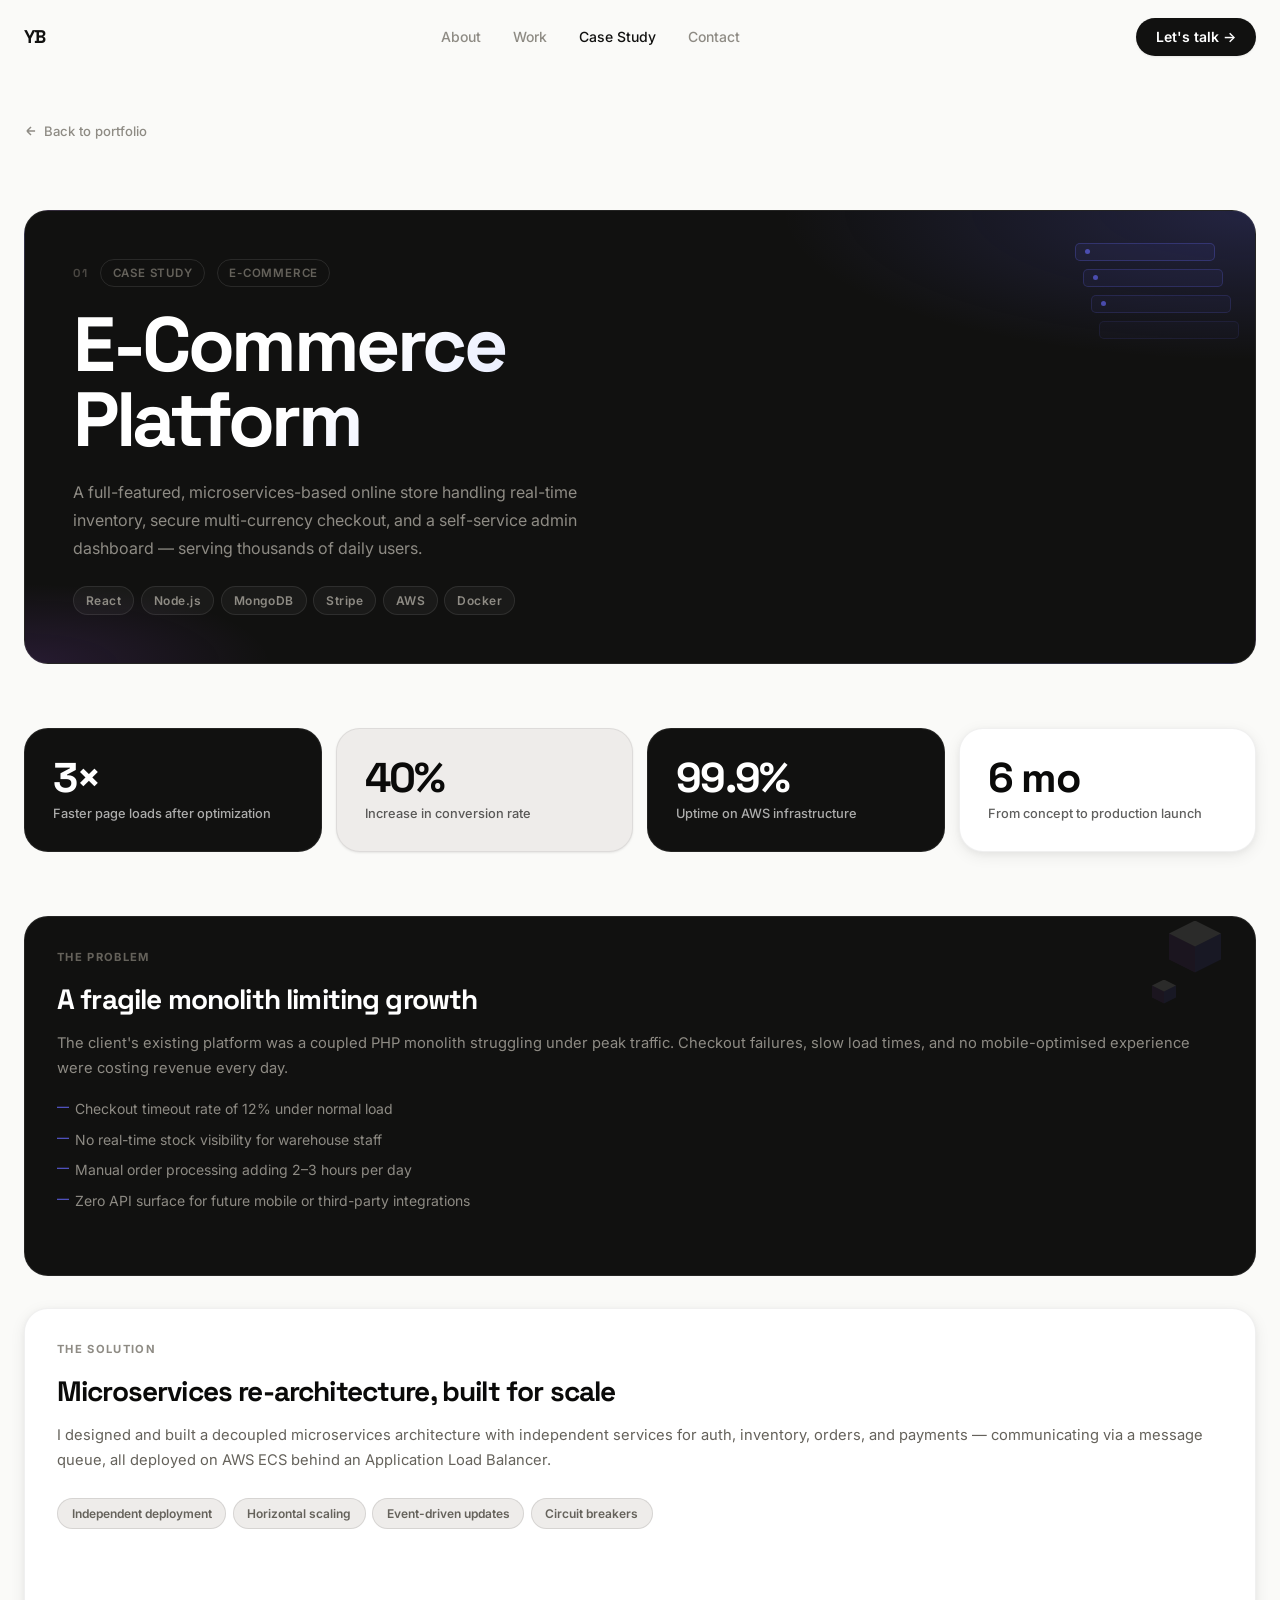
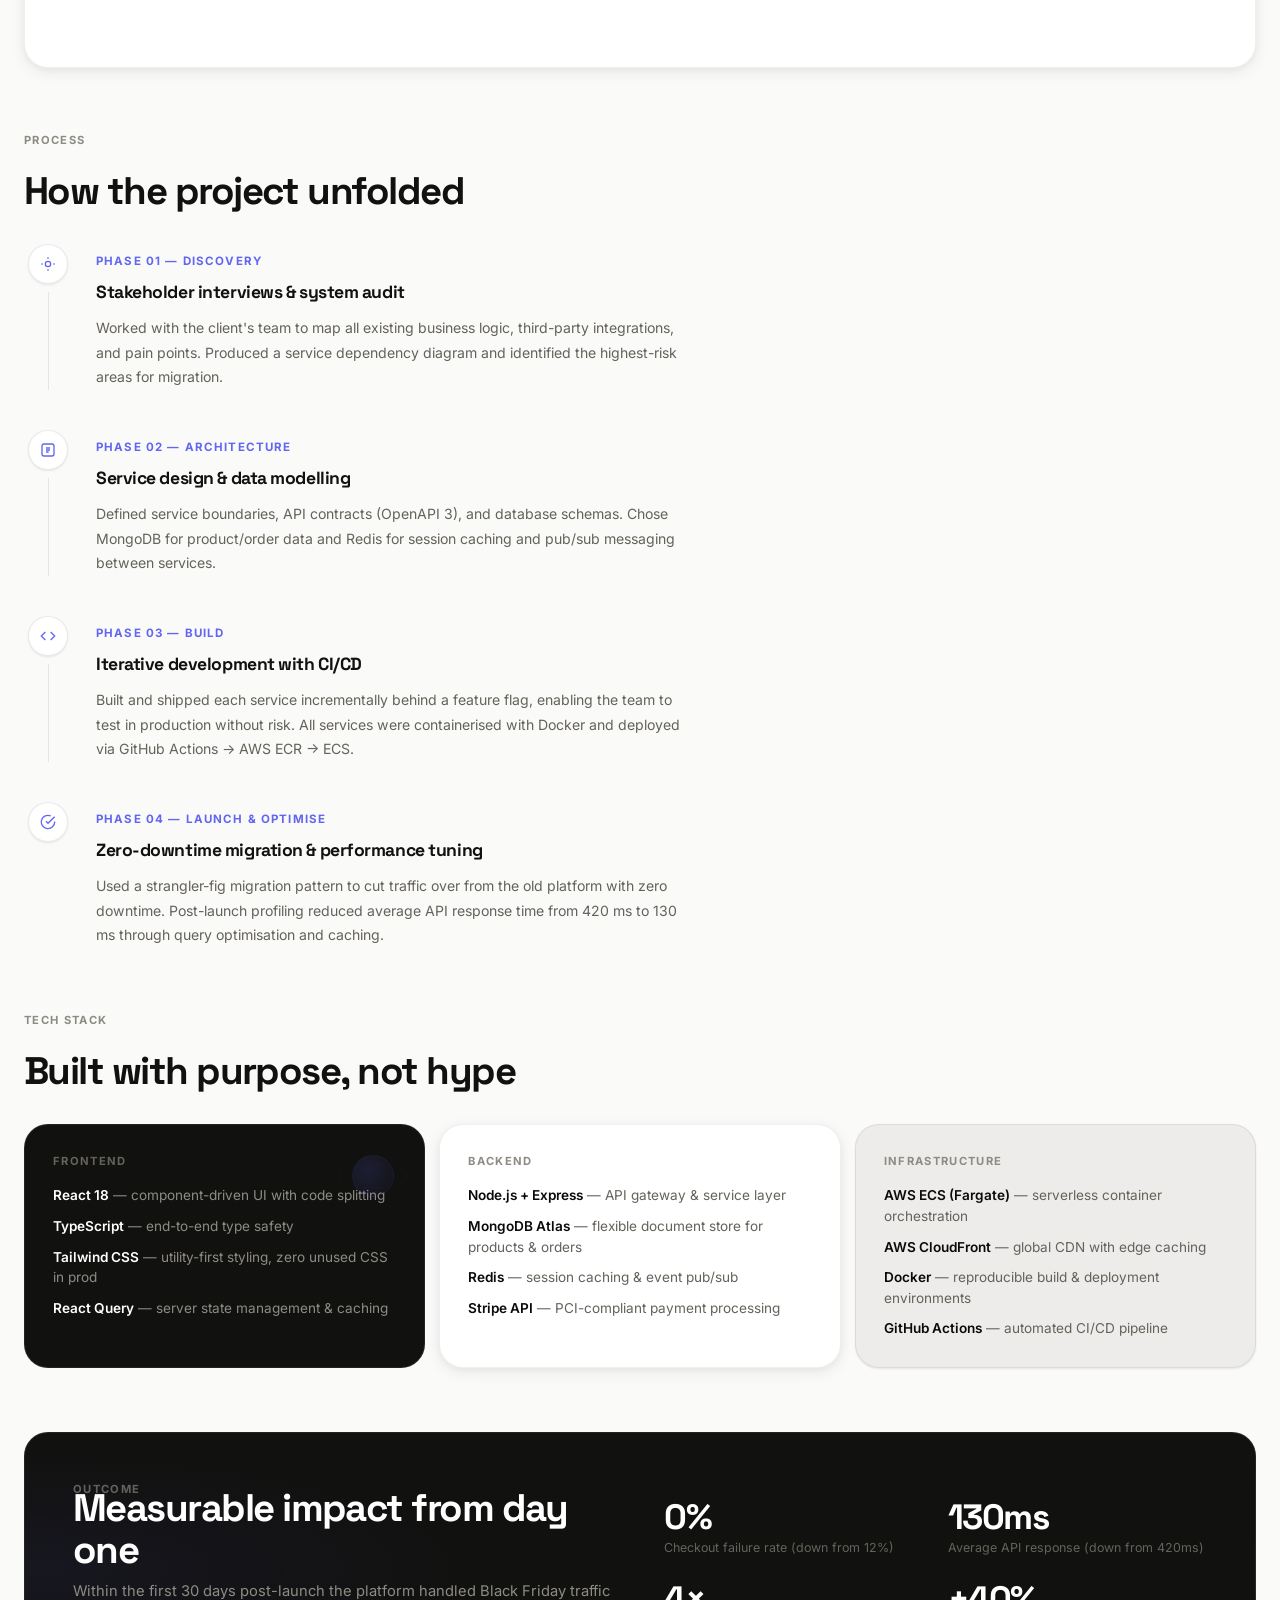
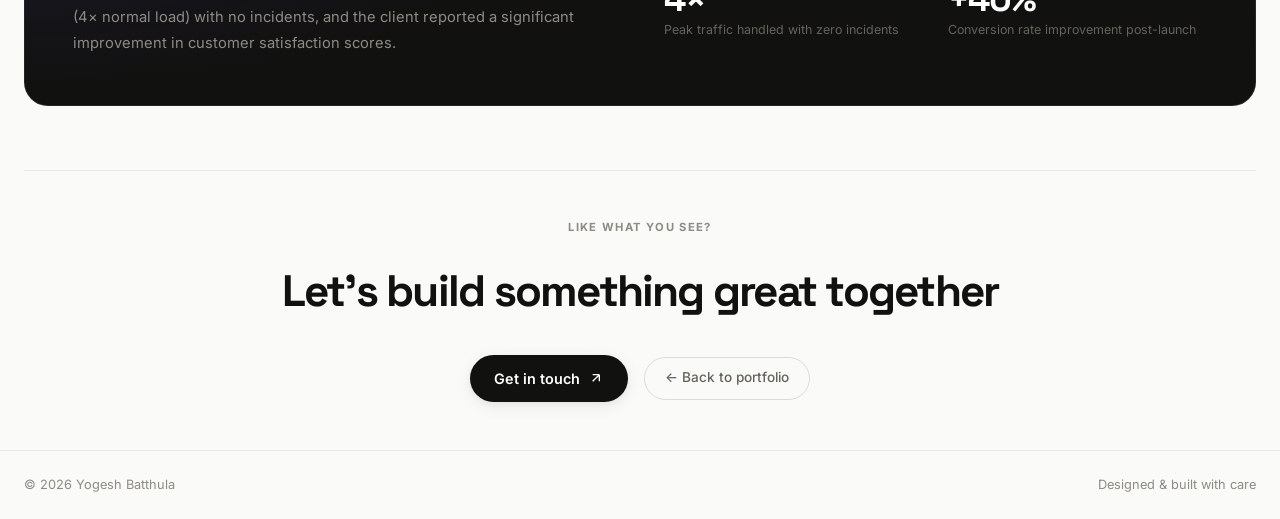
<file: case-study.html>
<!DOCTYPE html>
<html lang="en">
<head>
  <meta charset="UTF-8" />
  <meta name="viewport" content="width=device-width, initial-scale=1.0" />
  <meta name="description" content="E-Commerce Platform — Case Study by Yogesh Batthula" />
  <title>E-Commerce Platform · Case Study — Yogesh Batthula</title>
  <link rel="stylesheet" href="styles.css" />
  <link rel="preconnect" href="https://fonts.googleapis.com" />
  <link rel="preconnect" href="https://fonts.gstatic.com" crossorigin />
  <link href="https://fonts.googleapis.com/css2?family=Space+Grotesk:wght@300;400;500;600;700&family=Inter:wght@300;400;500;600;700&display=swap" rel="stylesheet" />
</head>
<body class="cs-page">

  <!-- ===== NAV ===== -->
  <nav class="nav" id="nav">
    <div class="nav-inner">
      <a href="index.html" class="nav-brand">YB</a>
      <button class="nav-toggle" id="navToggle" aria-label="Toggle navigation" aria-expanded="false">
        <span></span><span></span><span></span>
      </button>
      <ul class="nav-links" id="navMenu">
        <li><a href="index.html#about"   class="nav-link">About</a></li>
        <li><a href="index.html#work"    class="nav-link">Work</a></li>
        <li><a href="case-study.html"    class="nav-link nav-link--active">Case Study</a></li>
        <li><a href="index.html#contact" class="nav-link">Contact</a></li>
      </ul>
      <a href="mailto:yogeshbatthula19@gmail.com" class="nav-cta">Let's talk →</a>
    </div>
  </nav>

  <!-- ===== CASE STUDY CONTENT ===== -->
  <main class="cs-main">

    <!-- BACK LINK -->
    <div class="cs-breadcrumb">
      <a href="index.html" class="cs-back">
        <svg viewBox="0 0 24 24" width="14" height="14" fill="none" stroke="currentColor" stroke-width="2.5" aria-hidden="true"><path d="M19 12H5M5 12l7 7M5 12l7-7"/></svg>
        Back to portfolio
      </a>
    </div>

    <!-- PROJECT HERO -->
    <section class="cs-hero">
      <!-- 3D illustration: stacked layers -->
      <div class="cs-hero-3d" aria-hidden="true">
        <div class="layers-illus">
          <div class="layer layer-1"></div>
          <div class="layer layer-2"></div>
          <div class="layer layer-3"></div>
          <div class="layer layer-4"></div>
          <div class="layer-dot ld-1"></div>
          <div class="layer-dot ld-2"></div>
          <div class="layer-dot ld-3"></div>
        </div>
      </div>
      <div class="cs-hero-content">
        <div class="cs-meta-row">
          <span class="cs-num">01</span>
          <span class="cs-badge">Case Study</span>
          <span class="cs-badge cs-badge--outline">E-Commerce</span>
        </div>
        <h1 class="cs-title">E-Commerce<br/>Platform</h1>
        <p class="cs-subtitle">
          A full-featured, microservices-based online store handling real-time inventory,
          secure multi-currency checkout, and a self-service admin dashboard — serving
          thousands of daily users.
        </p>
        <div class="cs-hero-tags">
          <span>React</span>
          <span>Node.js</span>
          <span>MongoDB</span>
          <span>Stripe</span>
          <span>AWS</span>
          <span>Docker</span>
        </div>
      </div>
    </section>

    <!-- OVERVIEW STATS -->
    <section class="cs-section">
      <div class="cs-stats-grid">
        <div class="cs-stat-card dark">
          <span class="cs-stat-num">3×</span>
          <span class="cs-stat-lbl">Faster page loads after optimization</span>
        </div>
        <div class="cs-stat-card light">
          <span class="cs-stat-num">40%</span>
          <span class="cs-stat-lbl">Increase in conversion rate</span>
        </div>
        <div class="cs-stat-card dark">
          <span class="cs-stat-num">99.9%</span>
          <span class="cs-stat-lbl">Uptime on AWS infrastructure</span>
        </div>
        <div class="cs-stat-card white">
          <span class="cs-stat-num">6 mo</span>
          <span class="cs-stat-lbl">From concept to production launch</span>
        </div>
      </div>
    </section>

    <!-- OVERVIEW BENTO ROW -->
    <section class="cs-section cs-overview-grid">

      <!-- Problem -->
      <div class="cs-card dark cs-card--problem">
        <!-- 3D cube illustration -->
        <div class="cs-cube-illus" aria-hidden="true">
          <div class="cube cube-lg">
            <div class="cube-face face-top"></div>
            <div class="cube-face face-right"></div>
            <div class="cube-face face-left"></div>
          </div>
          <div class="cube cube-sm cube-sm-alt">
            <div class="cube-face face-top"></div>
            <div class="cube-face face-right"></div>
            <div class="cube-face face-left"></div>
          </div>
        </div>
        <p class="cs-eyebrow">The Problem</p>
        <h2 class="cs-card-title">A fragile monolith limiting growth</h2>
        <p class="cs-card-body">
          The client's existing platform was a coupled PHP monolith struggling under peak
          traffic. Checkout failures, slow load times, and no mobile-optimised experience
          were costing revenue every day.
        </p>
        <ul class="cs-list">
          <li>Checkout timeout rate of 12% under normal load</li>
          <li>No real-time stock visibility for warehouse staff</li>
          <li>Manual order processing adding 2–3 hours per day</li>
          <li>Zero API surface for future mobile or third-party integrations</li>
        </ul>
      </div>

      <!-- Solution -->
      <div class="cs-card white cs-card--solution">
        <p class="cs-eyebrow cs-eyebrow--dark">The Solution</p>
        <h2 class="cs-card-title cs-card-title--dark">Microservices re-architecture, built for scale</h2>
        <p class="cs-card-body cs-card-body--dark">
          I designed and built a decoupled microservices architecture with independent
          services for auth, inventory, orders, and payments — communicating via a
          message queue, all deployed on AWS ECS behind an Application Load Balancer.
        </p>
        <div class="cs-solution-pills">
          <span>Independent deployment</span>
          <span>Horizontal scaling</span>
          <span>Event-driven updates</span>
          <span>Circuit breakers</span>
        </div>
      </div>

    </section>

    <!-- PROCESS SECTION -->
    <section class="cs-section">
      <p class="cs-section-eyebrow">Process</p>
      <h2 class="cs-section-title">How the project unfolded</h2>
      <div class="cs-timeline">

        <div class="cs-tl-item">
          <div class="cs-tl-marker">
            <div class="cs-tl-icon">
              <svg viewBox="0 0 24 24" width="16" height="16" fill="none" stroke="currentColor" stroke-width="2"><circle cx="12" cy="12" r="4"/><path d="M12 2v2M12 20v2M2 12h2M20 12h2"/></svg>
            </div>
          </div>
          <div class="cs-tl-content">
            <span class="cs-tl-phase">Phase 01 — Discovery</span>
            <h3 class="cs-tl-heading">Stakeholder interviews &amp; system audit</h3>
            <p class="cs-tl-body">
              Worked with the client's team to map all existing business logic, third-party
              integrations, and pain points. Produced a service dependency diagram and
              identified the highest-risk areas for migration.
            </p>
          </div>
        </div>

        <div class="cs-tl-item">
          <div class="cs-tl-marker">
            <div class="cs-tl-icon">
              <svg viewBox="0 0 24 24" width="16" height="16" fill="none" stroke="currentColor" stroke-width="2"><rect x="3" y="3" width="18" height="18" rx="3"/><path d="M9 9h6M9 12h6M9 15h4"/></svg>
            </div>
          </div>
          <div class="cs-tl-content">
            <span class="cs-tl-phase">Phase 02 — Architecture</span>
            <h3 class="cs-tl-heading">Service design &amp; data modelling</h3>
            <p class="cs-tl-body">
              Defined service boundaries, API contracts (OpenAPI 3), and database schemas.
              Chose MongoDB for product/order data and Redis for session caching and
              pub/sub messaging between services.
            </p>
          </div>
        </div>

        <div class="cs-tl-item">
          <div class="cs-tl-marker">
            <div class="cs-tl-icon">
              <svg viewBox="0 0 24 24" width="16" height="16" fill="none" stroke="currentColor" stroke-width="2"><polyline points="16 18 22 12 16 6"/><polyline points="8 6 2 12 8 18"/></svg>
            </div>
          </div>
          <div class="cs-tl-content">
            <span class="cs-tl-phase">Phase 03 — Build</span>
            <h3 class="cs-tl-heading">Iterative development with CI/CD</h3>
            <p class="cs-tl-body">
              Built and shipped each service incrementally behind a feature flag, enabling
              the team to test in production without risk. All services were containerised
              with Docker and deployed via GitHub Actions → AWS ECR → ECS.
            </p>
          </div>
        </div>

        <div class="cs-tl-item">
          <div class="cs-tl-marker">
            <div class="cs-tl-icon">
              <svg viewBox="0 0 24 24" width="16" height="16" fill="none" stroke="currentColor" stroke-width="2"><path d="M22 11.08V12a10 10 0 1 1-5.93-9.14"/><polyline points="22 4 12 14.01 9 11.01"/></svg>
            </div>
          </div>
          <div class="cs-tl-content">
            <span class="cs-tl-phase">Phase 04 — Launch &amp; Optimise</span>
            <h3 class="cs-tl-heading">Zero-downtime migration &amp; performance tuning</h3>
            <p class="cs-tl-body">
              Used a strangler-fig migration pattern to cut traffic over from the old
              platform with zero downtime. Post-launch profiling reduced average API
              response time from 420 ms to 130 ms through query optimisation and caching.
            </p>
          </div>
        </div>

      </div>
    </section>

    <!-- TECH DEEP DIVE -->
    <section class="cs-section">
      <p class="cs-section-eyebrow">Tech Stack</p>
      <h2 class="cs-section-title">Built with purpose, not hype</h2>
      <div class="cs-tech-grid">

        <div class="cs-tech-card dark">
          <!-- 3D floating ring illustration -->
          <div class="cs-ring-illus" aria-hidden="true">
            <div class="sphere-3d">
              <div class="sphere-ring ring-1"></div>
              <div class="sphere-ring ring-2"></div>
              <div class="sphere-core"></div>
            </div>
          </div>
          <p class="cs-tech-layer">Frontend</p>
          <ul class="cs-tech-list">
            <li><strong>React 18</strong> — component-driven UI with code splitting</li>
            <li><strong>TypeScript</strong> — end-to-end type safety</li>
            <li><strong>Tailwind CSS</strong> — utility-first styling, zero unused CSS in prod</li>
            <li><strong>React Query</strong> — server state management &amp; caching</li>
          </ul>
        </div>

        <div class="cs-tech-card white">
          <p class="cs-tech-layer cs-tech-layer--dark">Backend</p>
          <ul class="cs-tech-list cs-tech-list--dark">
            <li><strong>Node.js + Express</strong> — API gateway &amp; service layer</li>
            <li><strong>MongoDB Atlas</strong> — flexible document store for products &amp; orders</li>
            <li><strong>Redis</strong> — session caching &amp; event pub/sub</li>
            <li><strong>Stripe API</strong> — PCI-compliant payment processing</li>
          </ul>
        </div>

        <div class="cs-tech-card light">
          <p class="cs-tech-layer cs-tech-layer--mid">Infrastructure</p>
          <ul class="cs-tech-list cs-tech-list--mid">
            <li><strong>AWS ECS (Fargate)</strong> — serverless container orchestration</li>
            <li><strong>AWS CloudFront</strong> — global CDN with edge caching</li>
            <li><strong>Docker</strong> — reproducible build &amp; deployment environments</li>
            <li><strong>GitHub Actions</strong> — automated CI/CD pipeline</li>
          </ul>
        </div>

      </div>
    </section>

    <!-- RESULTS -->
    <section class="cs-section cs-results-section">
      <div class="cs-results-content">
        <p class="cs-section-eyebrow cs-section-eyebrow--light">Outcome</p>
        <h2 class="cs-section-title cs-section-title--light">Measurable impact from day one</h2>
        <p class="cs-results-body">
          Within the first 30 days post-launch the platform handled Black Friday traffic
          (4× normal load) with no incidents, and the client reported a significant
          improvement in customer satisfaction scores.
        </p>
      </div>
      <div class="cs-results-grid">
        <div class="cs-result-item">
          <span class="cs-result-num">0%</span>
          <span class="cs-result-lbl">Checkout failure rate (down from 12%)</span>
        </div>
        <div class="cs-result-item">
          <span class="cs-result-num">130ms</span>
          <span class="cs-result-lbl">Average API response (down from 420ms)</span>
        </div>
        <div class="cs-result-item">
          <span class="cs-result-num">4×</span>
          <span class="cs-result-lbl">Peak traffic handled with zero incidents</span>
        </div>
        <div class="cs-result-item">
          <span class="cs-result-num">+40%</span>
          <span class="cs-result-lbl">Conversion rate improvement post-launch</span>
        </div>
      </div>
    </section>

    <!-- CTA -->
    <section class="cs-cta-section">
      <div class="cs-cta-inner">
        <p class="cs-cta-overline">Like what you see?</p>
        <h2 class="cs-cta-heading">Let's build something great together</h2>
        <div class="cs-cta-actions">
          <a href="mailto:yogeshbatthula19@gmail.com" class="contact-btn">
            Get in touch
            <svg viewBox="0 0 24 24" width="16" height="16" fill="none" stroke="currentColor" stroke-width="2" aria-hidden="true"><path d="M7 17L17 7M17 7H7M17 7v10"/></svg>
          </a>
          <a href="index.html" class="contact-secondary">← Back to portfolio</a>
        </div>
      </div>
    </section>

  </main>

  <!-- FOOTER -->
  <footer class="footer">
    <span>© <span id="year"></span> Yogesh Batthula</span>
    <span>Designed &amp; built with care</span>
  </footer>

  <script src="script.js"></script>
</body>
</html>
</file>
<file: styles.css>
/* ============================================================
   FRAMER-STYLE WHITE THEME — DESIGN SYSTEM
   ============================================================ */
*, *::before, *::after { box-sizing: border-box; margin: 0; padding: 0; }

:root {
  /* ── Core palette (warm-toned monochrome) ── */
  --white:    #ffffff;
  --bg:       #fafaf8;
  --gray-50:  #f5f4f0;
  --gray-100: #eeecea;
  --gray-200: #d9d7d3;
  --gray-300: #b8b5af;
  --gray-400: #8e8b84;
  --gray-500: #65625b;
  --gray-600: #4a4742;
  --gray-700: #302e2a;
  --gray-800: #1e1c19;
  --gray-900: #111110;
  --black:    #0a0a09;

  /* ── Accent (indigo → violet) ── */
  --accent:        #6366f1;
  --accent-end:    #a855f7;
  --accent-glow:   rgba(99,102,241,.18);
  --accent-subtle: rgba(99,102,241,.07);

  /* ── Semantic surfaces ── */
  --surface-dark:  var(--gray-900);
  --surface-mid:   var(--gray-100);
  --surface-light: var(--gray-50);
  --surface-white: var(--white);

  /* ── Borders ── */
  --border-dark:  rgba(255,255,255,.08);
  --border-light: rgba(0,0,0,.07);

  /* ── Shadows ── */
  --shadow-sm: 0 1px 3px rgba(0,0,0,.05), 0 1px 2px rgba(0,0,0,.04);
  --shadow-md: 0 4px 16px rgba(0,0,0,.07), 0 2px 6px rgba(0,0,0,.04);
  --shadow-lg: 0 12px 40px rgba(0,0,0,.10), 0 4px 12px rgba(0,0,0,.05);
  --shadow-xl: 0 24px 64px rgba(0,0,0,.13), 0 8px 24px rgba(0,0,0,.06);

  /* ── Typography ── */
  --font-display: 'Space Grotesk', system-ui, sans-serif;
  --font-body:    'Inter', system-ui, sans-serif;

  /* ── Layout ── */
  --gap:    14px;
  --radius: 24px;
  --r-sm:   14px;
  --max-w:  1280px;

  /* ── Motion ── */
  /* --spring uses y1=1.56 (overshoot) — safe for transform/opacity only; use --ease-out/--ease-io for layout props */
  --spring:   cubic-bezier(0.34, 1.56, 0.64, 1);
  --ease-out: cubic-bezier(0.0, 0.0, 0.2, 1.0);
  --ease-io:  cubic-bezier(0.4, 0.0, 0.2, 1.0);
  --ease:     cubic-bezier(0.25, 0.46, 0.45, 0.94);
  --dur:      .24s;
  --dur-md:   .46s;
  --dur-slow: .65s;
}

html { scroll-behavior: smooth; font-size: 16px; }

body {
  font-family: var(--font-body);
  background: var(--bg);
  color: var(--gray-900);
  line-height: 1.6;
  overflow-x: hidden;
  -webkit-font-smoothing: antialiased;
  -moz-osx-font-smoothing: grayscale;
}

a  { text-decoration: none; color: inherit; }
ul { list-style: none; }
img { max-width: 100%; display: block; }

/* ============================================================
   NAVIGATION
   ============================================================ */
.nav {
  position: fixed;
  inset: 0 0 auto 0;
  z-index: 100;
  padding: 1.1rem 0;
  transition:
    background var(--dur-md) var(--ease-out),
    backdrop-filter var(--dur-md),
    box-shadow var(--dur-md);
}

.nav.scrolled {
  background: rgba(250,250,248,.9);
  backdrop-filter: blur(24px) saturate(1.6);
  -webkit-backdrop-filter: blur(24px) saturate(1.6);
  box-shadow: 0 1px 0 rgba(0,0,0,.06), 0 4px 16px rgba(0,0,0,.04);
}

.nav-inner {
  max-width: var(--max-w);
  margin-inline: auto;
  padding-inline: 1.5rem;
  display: flex;
  align-items: center;
  justify-content: space-between;
  gap: 1.5rem;
}

.nav-brand {
  font-family: var(--font-display);
  font-size: 1.15rem;
  font-weight: 700;
  letter-spacing: -.03em;
  color: var(--gray-900);
  flex-shrink: 0;
  transition: opacity var(--dur);
}
.nav-brand:hover { opacity: .6; }

.nav-links {
  display: flex;
  gap: 2rem;
  list-style: none;
}

.nav-link {
  font-size: .875rem;
  font-weight: 500;
  color: var(--gray-400);
  transition: color var(--dur);
}
.nav-link:hover { color: var(--gray-900); }

.nav-cta {
  font-size: .875rem;
  font-weight: 600;
  color: var(--white);
  background: var(--gray-900);
  padding: .5rem 1.25rem;
  border-radius: 100px;
  flex-shrink: 0;
  transition:
    background var(--dur),
    transform var(--dur-md) var(--spring),
    box-shadow var(--dur);
  box-shadow: var(--shadow-sm);
}
.nav-cta:hover {
  background: var(--gray-700);
  transform: translateY(-2px);
  box-shadow: var(--shadow-md);
}

.nav-toggle {
  display: none;
  flex-direction: column;
  gap: 5px;
  background: none;
  border: none;
  cursor: pointer;
  padding: 4px;
}
.nav-toggle span {
  display: block;
  width: 22px;
  height: 2px;
  background: var(--gray-900);
  border-radius: 2px;
  transition: transform var(--dur), opacity var(--dur);
}
.nav-toggle.open span:nth-child(1) { transform: translateY(7px) rotate(45deg); }
.nav-toggle.open span:nth-child(2) { opacity: 0; }
.nav-toggle.open span:nth-child(3) { transform: translateY(-7px) rotate(-45deg); }

/* ============================================================
   BENTO GRID WRAPPER
   ============================================================ */
.grid-wrapper {
  max-width: var(--max-w);
  margin-inline: auto;
  padding: 7.5rem 1.5rem 3rem;
}

.bento {
  display: grid;
  grid-template-columns: repeat(4, 1fr);
  gap: var(--gap);
  grid-template-areas:
    "hero  hero  hero  status"
    "bio   bio   skills skills"
    "s1    s2    role   social"
    "feat  feat  p2     p2"
    "feat  feat  p3     p3"
    "ctact ctact ctact  hire";
}

/* ============================================================
   CARD — BASE
   ============================================================ */
.card {
  border-radius: var(--radius);
  padding: 1.75rem;
  display: flex;
  flex-direction: column;
  overflow: hidden;
  position: relative;
  /* Spring entrance animation */
  opacity: 0;
  transform: translateY(28px) scale(0.97);
  transition:
    opacity var(--dur-slow) var(--spring),
    transform var(--dur-slow) var(--spring),
    box-shadow var(--dur) var(--ease-io);
  will-change: transform, opacity;
}

.card.visible {
  opacity: 1;
  transform: translateY(0) scale(1);
}

.card.visible:hover {
  transform: translateY(-6px) scale(1.005);
  box-shadow: var(--shadow-xl);
}

/* Card colour themes */
.card.dark {
  /* --gx/--gy: cursor position set by JS mousemove for the radial glow gradient */
  --gx: 50%;
  --gy: 50%;
  background:
    radial-gradient(320px circle at var(--gx) var(--gy), var(--accent-subtle), transparent 65%),
    var(--gray-900);
  border: 1px solid var(--border-dark);
  color: var(--white);
}
.card.light {
  background: var(--gray-100);
  border: 1px solid var(--border-light);
  color: var(--black);
  box-shadow: var(--shadow-sm);
}
.card.white {
  background: var(--white);
  border: 1px solid rgba(0,0,0,.06);
  color: var(--black);
  box-shadow: var(--shadow-md);
}

/* Grid areas */
.c-hero   { grid-area: hero;   }
.c-status { grid-area: status; }
.c-bio    { grid-area: bio;    }
.c-skills { grid-area: skills; }
.c-s1     { grid-area: s1;     }
.c-s2     { grid-area: s2;     }
.c-role   { grid-area: role;   }
.c-social { grid-area: social; }
.c-feat   { grid-area: feat;   }
.c-p2     { grid-area: p2;     }
.c-p3     { grid-area: p3;     }
.c-ctact  { grid-area: ctact;  }
.c-hire   { grid-area: hire;   }

/* Shared text atoms */
.card-eyebrow {
  font-size: .7rem;
  font-weight: 700;
  letter-spacing: .12em;
  text-transform: uppercase;
  color: var(--gray-400);
  margin-bottom: auto;
}

/* ============================================================
   CARD: HERO
   ============================================================ */
.c-hero {
  min-height: 340px;
  justify-content: flex-end;
  gap: 1rem;
  background:
    radial-gradient(ellipse 65% 55% at 88% 12%, rgba(99,102,241,.25) 0%, transparent 55%),
    radial-gradient(ellipse 45% 40% at 8% 88%, rgba(168,85,247,.16) 0%, transparent 50%),
    var(--gray-900);
  overflow: hidden;
}

/* Animated ambient blobs */
.c-hero::before {
  content: '';
  position: absolute;
  width: 280px;
  height: 280px;
  border-radius: 50%;
  background: radial-gradient(circle, rgba(99,102,241,.22) 0%, transparent 70%);
  top: -70px;
  right: -70px;
  animation: blob-drift 9s ease-in-out infinite;
  pointer-events: none;
  z-index: 0;
}
.c-hero::after {
  content: '';
  position: absolute;
  width: 200px;
  height: 200px;
  border-radius: 50%;
  background: radial-gradient(circle, rgba(168,85,247,.18) 0%, transparent 70%);
  bottom: 30px;
  right: 100px;
  animation: blob-drift 13s ease-in-out infinite reverse;
  pointer-events: none;
  z-index: 0;
}

@keyframes blob-drift {
  0%, 100% { transform: translate(0, 0) scale(1); }
  33%       { transform: translate(20px, -16px) scale(1.06); }
  66%       { transform: translate(-12px, 14px) scale(.94); }
}

.hero-eyebrow {
  font-size: .72rem;
  font-weight: 600;
  letter-spacing: .1em;
  text-transform: uppercase;
  color: var(--gray-500);
  margin-bottom: -.25rem;
  position: relative;
  z-index: 1;
}

.hero-name {
  font-family: var(--font-display);
  font-size: clamp(3.25rem, 6.5vw, 5.75rem);
  font-weight: 700;
  line-height: .98;
  letter-spacing: -.045em;
  background: linear-gradient(135deg, #fff 25%, #c7d2fe 62%, #a5b4fc 100%);
  -webkit-background-clip: text;
  -webkit-text-fill-color: transparent;
  background-clip: text;
  position: relative;
  z-index: 1;
}

.hero-desc {
  font-size: .975rem;
  color: var(--gray-400);
  line-height: 1.7;
  max-width: 460px;
  position: relative;
  z-index: 1;
}

.hero-socials {
  display: flex;
  gap: .6rem;
  margin-top: .25rem;
  position: relative;
  z-index: 1;
}

.hero-icon {
  display: grid;
  place-items: center;
  width: 38px;
  height: 38px;
  border-radius: 50%;
  background: rgba(255,255,255,.07);
  border: 1px solid rgba(255,255,255,.1);
  color: var(--gray-400);
  transition:
    background var(--dur),
    color var(--dur),
    border-color var(--dur),
    transform var(--dur-md) var(--spring);
}
.hero-icon:hover {
  background: rgba(99,102,241,.22);
  border-color: rgba(99,102,241,.45);
  color: var(--white);
  transform: translateY(-3px) scale(1.12);
}

/* ============================================================
   CARD: STATUS
   ============================================================ */
.c-status {
  justify-content: space-between;
  min-height: 200px;
}

.status-badge {
  display: inline-flex;
  align-items: center;
  gap: .45rem;
  font-size: .78rem;
  font-weight: 600;
  color: var(--gray-600);
  background: var(--white);
  padding: .35rem .85rem;
  border-radius: 100px;
  border: 1px solid rgba(0,0,0,.08);
  align-self: flex-start;
  box-shadow: var(--shadow-sm);
}

.status-dot {
  width: 7px;
  height: 7px;
  border-radius: 50%;
  background: #22c55e;
  flex-shrink: 0;
  animation: pulse-green 2.4s ease infinite;
}

@keyframes pulse-green {
  0%, 100% { box-shadow: 0 0 0 0   rgba(34,197,94,.5); }
  50%       { box-shadow: 0 0 0 5px rgba(34,197,94,0);  }
}

.status-exp { display: flex; flex-direction: column; gap: .15rem; }

.exp-num {
  font-family: var(--font-display);
  font-size: 3.25rem;
  font-weight: 700;
  letter-spacing: -.05em;
  line-height: 1;
  color: var(--black);
}

.exp-label {
  font-size: .78rem;
  font-weight: 500;
  color: var(--gray-400);
}

/* ============================================================
   CARD: BIO
   ============================================================ */
.c-bio {
  justify-content: space-between;
  gap: 1.25rem;
}

.bio-header {
  display: flex;
  align-items: center;
  gap: .9rem;
}

.bio-avatar {
  width: 56px;
  height: 56px;
  border-radius: 50%;
  object-fit: cover;
  border: 2px solid rgba(0,0,0,.07);
  flex-shrink: 0;
  box-shadow: var(--shadow-sm);
}

.bio-text {
  font-size: .95rem;
  line-height: 1.75;
  color: var(--gray-500);
  flex: 1;
  padding-top: .5rem;
}
.bio-text strong { color: var(--black); font-weight: 600; }

.bio-cta {
  display: inline-flex;
  align-items: center;
  gap: .4rem;
  font-size: .875rem;
  font-weight: 600;
  color: var(--gray-900);
  border-bottom: 1.5px solid var(--gray-900);
  padding-bottom: 2px;
  align-self: flex-start;
  transition: gap var(--dur), opacity var(--dur);
}
.bio-cta:hover { gap: .65rem; opacity: .6; }

/* ============================================================
   CARD: SKILLS
   ============================================================ */
.c-skills { gap: 1.1rem; }

.skills-wrap {
  display: flex;
  flex-wrap: wrap;
  gap: .45rem;
}

.skill-tag {
  font-size: .78rem;
  font-weight: 500;
  padding: .3rem .8rem;
  border-radius: 100px;
  border: 1px solid rgba(255,255,255,.1);
  color: var(--gray-300);
  background: rgba(255,255,255,.05);
  transition:
    border-color var(--dur),
    color var(--dur),
    background var(--dur),
    transform var(--dur-md) var(--spring);
  cursor: default;
}
.skill-tag:hover {
  border-color: rgba(99,102,241,.45);
  color: var(--white);
  background: rgba(99,102,241,.14);
  transform: translateY(-2px);
}

/* ============================================================
   CARD: STATS
   ============================================================ */
.c-s1,
.c-s2 {
  justify-content: flex-end;
  min-height: 140px;
  gap: .2rem;
}

.stat-num {
  font-family: var(--font-display);
  font-size: 2.9rem;
  font-weight: 700;
  letter-spacing: -.045em;
  line-height: 1;
}
.stat-lbl {
  font-size: .78rem;
  font-weight: 500;
}

.c-s1.white .stat-num { color: var(--black); }
.c-s1.white .stat-lbl { color: var(--gray-400); }

.c-s2.dark  .stat-num { color: var(--white); }
.c-s2.dark  .stat-lbl { color: var(--gray-500); }

/* ============================================================
   CARD: ROLE
   ============================================================ */
.c-role {
  justify-content: space-between;
  min-height: 140px;
}

.role-eyebrow {
  font-size: .7rem;
  font-weight: 700;
  letter-spacing: .12em;
  text-transform: uppercase;
  color: var(--gray-400);
}

.role-title {
  font-family: var(--font-display);
  font-size: 1.2rem;
  font-weight: 700;
  line-height: 1.2;
  letter-spacing: -.025em;
  color: var(--black);
}

.role-location {
  display: flex;
  align-items: center;
  gap: .3rem;
  font-size: .78rem;
  color: var(--gray-400);
}

/* ============================================================
   CARD: SOCIAL
   ============================================================ */
.c-social {
  gap: .75rem;
  min-height: 140px;
}

.social-list {
  display: flex;
  flex-direction: column;
  gap: .35rem;
  flex: 1;
  justify-content: center;
}

.social-item {
  display: flex;
  align-items: center;
  justify-content: space-between;
  padding: .55rem .7rem;
  border-radius: var(--r-sm);
  background: rgba(255,255,255,.05);
  border: 1px solid rgba(255,255,255,.07);
  font-size: .83rem;
  font-weight: 500;
  color: var(--gray-300);
  transition:
    background var(--dur),
    color var(--dur),
    border-color var(--dur),
    transform var(--dur-md) var(--spring);
}
.social-item:hover {
  background: rgba(99,102,241,.16);
  border-color: rgba(99,102,241,.28);
  color: var(--white);
  transform: translateX(4px);
}

.social-item-left {
  display: flex;
  align-items: center;
  gap: .55rem;
}

.social-arrow {
  color: var(--gray-600);
  flex-shrink: 0;
  transition: color var(--dur), transform var(--dur);
}
.social-item:hover .social-arrow {
  color: var(--gray-300);
  transform: translate(2px, -2px);
}

/* ============================================================
   CARD: FEATURED PROJECT
   ============================================================ */
.c-feat {
  justify-content: space-between;
  min-height: 400px;
  background:
    radial-gradient(ellipse 55% 45% at 95% 5%, rgba(99,102,241,.14) 0%, transparent 55%),
    radial-gradient(ellipse 35% 30% at 5% 90%, rgba(168,85,247,.10) 0%, transparent 50%),
    var(--gray-900);
}

/* ============================================================
   PROJECT PREVIEW IMAGES
   ============================================================ */
.proj-img-wrap {
  border-radius: var(--r-sm);
  overflow: hidden;
  background: var(--gray-800);
  line-height: 0;
  aspect-ratio: 16 / 9;
  margin-bottom: .25rem;
  box-shadow: inset 0 0 0 1px rgba(255,255,255,.05);
}

.proj-img-wrap img {
  width: 100%;
  height: 100%;
  object-fit: cover;
  display: block;
  transition: transform .5s var(--ease-io);
}

.card:hover .proj-img-wrap img {
  transform: scale(1.04);
}

.proj-meta-row {
  display: flex;
  align-items: center;
  justify-content: space-between;
  margin-bottom: auto;
}

.proj-num {
  font-family: var(--font-display);
  font-size: .75rem;
  font-weight: 700;
  letter-spacing: .15em;
  color: var(--gray-600);
}
.proj-num.on-light { color: var(--gray-300); }

.proj-type-badge {
  font-size: .72rem;
  font-weight: 600;
  letter-spacing: .07em;
  text-transform: uppercase;
  color: var(--gray-500);
  padding: .25rem .7rem;
  border: 1px solid rgba(255,255,255,.1);
  border-radius: 100px;
}
.proj-type-badge.on-light {
  color: var(--gray-400);
  border-color: rgba(0,0,0,.1);
}

.proj-title {
  font-family: var(--font-display);
  font-size: clamp(2rem, 3.2vw, 2.9rem);
  font-weight: 700;
  line-height: 1.05;
  letter-spacing: -.045em;
  color: var(--white);
  margin-block: 1.1rem;
}

.proj-desc {
  font-size: .9rem;
  color: var(--gray-400);
  line-height: 1.7;
  max-width: 480px;
}

.proj-footer {
  display: flex;
  align-items: center;
  justify-content: space-between;
  flex-wrap: wrap;
  gap: .75rem;
  margin-top: 1.5rem;
  padding-top: 1.25rem;
  border-top: 1px solid rgba(255,255,255,.07);
}
.proj-footer.on-light-border { border-top-color: rgba(0,0,0,.07); }

.proj-tags {
  display: flex;
  flex-wrap: wrap;
  gap: .35rem;
}
.proj-tags span {
  font-size: .72rem;
  font-weight: 600;
  letter-spacing: .04em;
  color: var(--gray-500);
  padding: .2rem .6rem;
  border: 1px solid rgba(255,255,255,.08);
  border-radius: 100px;
}
.proj-tags.on-light-tags span {
  color: var(--gray-400);
  border-color: rgba(0,0,0,.1);
}

.proj-link {
  display: inline-flex;
  align-items: center;
  gap: .35rem;
  font-size: .85rem;
  font-weight: 600;
  color: var(--white);
  padding: .5rem 1.1rem;
  background: rgba(255,255,255,.07);
  border: 1px solid rgba(255,255,255,.1);
  border-radius: 100px;
  flex-shrink: 0;
  transition:
    background var(--dur),
    border-color var(--dur),
    gap var(--dur),
    transform var(--dur-md) var(--spring);
}
.proj-link:hover {
  background: rgba(99,102,241,.2);
  border-color: rgba(99,102,241,.38);
  gap: .55rem;
  transform: translateY(-2px);
}

.proj-link.on-light-link {
  color: var(--gray-900);
  background: var(--gray-100);
  border-color: rgba(0,0,0,.09);
}
.proj-link.on-light-link:hover {
  background: var(--gray-200);
  border-color: rgba(0,0,0,.14);
  transform: translateY(-2px);
}

/* ============================================================
   CARD: PROJECTS 2 & 3
   ============================================================ */
.c-p2,
.c-p3 {
  justify-content: space-between;
  min-height: 220px;
}

.proj-title-sm {
  font-family: var(--font-display);
  font-size: clamp(1.35rem, 2.2vw, 1.75rem);
  font-weight: 700;
  letter-spacing: -.035em;
  line-height: 1.1;
  margin-block: .8rem;
}
.proj-title-sm.on-light { color: var(--black); }

.proj-desc-sm {
  font-size: .85rem;
  line-height: 1.65;
  flex: 1;
}
.proj-desc-sm.on-light { color: var(--gray-500); }
.c-p3.dark .proj-desc-sm { color: var(--gray-400); }

/* ============================================================
   CARD: CONTACT
   ============================================================ */
.c-ctact {
  flex-direction: row;
  align-items: center;
  justify-content: space-between;
  flex-wrap: wrap;
  gap: 2rem;
  min-height: 200px;
  background:
    radial-gradient(ellipse 60% 90% at 0% 50%, rgba(99,102,241,.09) 0%, transparent 60%),
    radial-gradient(ellipse 40% 50% at 100% 100%, rgba(168,85,247,.07) 0%, transparent 50%),
    var(--gray-900);
}

.contact-text-wrap { flex: 1; min-width: 200px; }

.contact-overline {
  font-size: .7rem;
  font-weight: 700;
  letter-spacing: .12em;
  text-transform: uppercase;
  color: var(--gray-600);
  margin-bottom: .5rem;
}

.contact-heading {
  font-family: var(--font-display);
  font-size: clamp(1.6rem, 2.8vw, 2.4rem);
  font-weight: 700;
  letter-spacing: -.045em;
  line-height: 1.1;
  color: var(--white);
}

.contact-actions {
  display: flex;
  flex-direction: column;
  gap: .65rem;
  flex-shrink: 0;
}

.contact-btn {
  display: inline-flex;
  align-items: center;
  gap: .5rem;
  font-size: .9rem;
  font-weight: 600;
  color: var(--gray-900);
  background: var(--white);
  padding: .75rem 1.5rem;
  border-radius: 100px;
  white-space: nowrap;
  transition:
    background var(--dur),
    gap var(--dur),
    transform var(--dur-md) var(--spring),
    box-shadow var(--dur);
  box-shadow: 0 2px 8px rgba(0,0,0,.14);
}
.contact-btn:hover {
  background: var(--gray-50);
  gap: .7rem;
  transform: translateY(-2px) scale(1.02);
  box-shadow: 0 6px 20px rgba(0,0,0,.18);
}

.contact-secondary {
  display: inline-flex;
  align-items: center;
  justify-content: center;
  gap: .4rem;
  font-size: .85rem;
  font-weight: 500;
  color: var(--gray-400);
  padding: .6rem 1.25rem;
  border: 1px solid rgba(255,255,255,.1);
  border-radius: 100px;
  transition:
    border-color var(--dur),
    color var(--dur),
    transform var(--dur-md) var(--spring);
  text-align: center;
}
.contact-secondary:hover {
  border-color: rgba(99,102,241,.4);
  color: var(--white);
  transform: translateY(-1px);
}

/* ============================================================
   CARD: HIRE
   ============================================================ */
.c-hire {
  justify-content: center;
  align-items: center;
  text-align: center;
  min-height: 200px;
  gap: .45rem;
  background-image:
    radial-gradient(circle, rgba(99,102,241,.07) 1px, transparent 1px),
    linear-gradient(var(--white), var(--white));
  background-size: 22px 22px, 100% 100%;
}

.hire-label {
  font-size: .68rem;
  font-weight: 700;
  letter-spacing: .12em;
  text-transform: uppercase;
  color: var(--gray-300);
}

.hire-types {
  font-family: var(--font-display);
  font-size: 1rem;
  font-weight: 600;
  color: var(--black);
  line-height: 1.6;
}

/* ============================================================
   3D ILLUSTRATIONS
   ============================================================ */

/* --- Isometric cubes (hero card) --- */
.hero-3d {
  position: absolute;
  top: 1.5rem;
  right: 1.75rem;
  width: 140px;
  height: 140px;
  pointer-events: none;
  opacity: .45;
  z-index: 0;
}

.cube {
  position: absolute;
  transform-style: preserve-3d;
  animation: cube-float 7s ease-in-out infinite;
}

.cube-lg {
  width: 52px;
  height: 52px;
  top: 10px;
  right: 10px;
  animation-delay: 0s;
}
.cube-md {
  width: 36px;
  height: 36px;
  top: 62px;
  right: 68px;
  animation-delay: -2.3s;
}
.cube-sm {
  width: 24px;
  height: 24px;
  top: 12px;
  right: 78px;
  animation-delay: -4.1s;
}

.cube-sm-alt {
  top: 55px;
  right: 55px;
  animation-delay: -3s;
}

.cube-face {
  position: absolute;
  width: 100%;
  height: 100%;
}

.face-top {
  background: rgba(255,255,255,.22);
  clip-path: polygon(50% 0%, 100% 25%, 50% 50%, 0% 25%);
  transform: translateY(-50%);
}
.face-right {
  background: rgba(99,102,241,.18);
  clip-path: polygon(100% 25%, 100% 75%, 50% 100%, 50% 50%);
  transform: translateY(-50%);
}
.face-left {
  background: rgba(168,85,247,.14);
  clip-path: polygon(0% 25%, 50% 50%, 50% 100%, 0% 75%);
  transform: translateY(-50%);
}

@keyframes cube-float {
  0%, 100% { transform: translateY(0px); }
  50%       { transform: translateY(-10px); }
}

/* --- Sphere rings (compat) --- */
.feat-3d {
  position: absolute;
  top: 1.5rem;
  right: 1.75rem;
  width: 110px;
  height: 110px;
  pointer-events: none;
  opacity: .35;
}

.sphere-3d {
  position: relative;
  width: 100%;
  height: 100%;
  animation: sphere-spin 14s linear infinite;
}

.sphere-core {
  position: absolute;
  inset: 20%;
  border-radius: 50%;
  background: radial-gradient(circle at 35% 35%, rgba(99,102,241,.4), rgba(99,102,241,.05));
  border: 1px solid rgba(99,102,241,.2);
}

.sphere-ring {
  position: absolute;
  inset: 0;
  border-radius: 50%;
  border: 1.5px solid rgba(99,102,241,.2);
}

.ring-1 { transform: rotateX(70deg); }
.ring-2 { transform: rotateX(70deg) rotateY(60deg); }
.ring-3 { transform: rotateX(70deg) rotateY(120deg); }

@keyframes sphere-spin {
  from { transform: rotateY(0deg);   }
  to   { transform: rotateY(360deg); }
}

/* ============================================================
   FOOTER
   ============================================================ */
.footer {
  max-width: var(--max-w);
  margin-inline: auto;
  padding: 1.5rem;
  display: flex;
  justify-content: space-between;
  align-items: center;
  flex-wrap: wrap;
  gap: .5rem;
  border-top: 1px solid rgba(0,0,0,.07);
  font-size: .8rem;
  color: var(--gray-400);
}

/* ============================================================
   RESPONSIVE
   ============================================================ */
@media (max-width: 1024px) {
  .nav-links { gap: 1.5rem; }
}

@media (max-width: 768px) {
  .nav-cta   { display: none; }
  .nav-links {
    display: none;
    position: fixed;
    inset: 0 0 0 auto;
    width: min(280px, 80vw);
    flex-direction: column;
    align-items: flex-start;
    gap: 0;
    background: var(--white);
    padding: 5rem 2rem 2rem;
    border-left: 1px solid rgba(0,0,0,.07);
    box-shadow: -8px 0 40px rgba(0,0,0,.08);
    transform: translateX(100%);
    transition: transform var(--dur) var(--ease);
  }
  .nav-links.open { display: flex; transform: none; }
  .nav-links li { width: 100%; }
  .nav-link {
    display: block;
    width: 100%;
    padding: .85rem 0;
    font-size: 1.05rem;
    border-bottom: 1px solid rgba(0,0,0,.06);
  }
  .nav-toggle { display: flex; }

  .bento {
    grid-template-columns: repeat(2, 1fr);
    grid-template-areas:
      "hero   hero"
      "status role"
      "bio    bio"
      "skills skills"
      "s1     s2"
      "social social"
      "feat   feat"
      "p2     p2"
      "p3     p3"
      "ctact  ctact"
      "hire   hire";
  }

  .c-feat { min-height: 300px; }
  .c-ctact { flex-direction: column; align-items: flex-start; }
}

@media (max-width: 480px) {
  :root { --gap: 10px; --radius: 18px; }
  .grid-wrapper { padding: 6.5rem 1rem 2rem; }

  .bento {
    grid-template-columns: 1fr;
    grid-template-areas:
      "hero"
      "status"
      "bio"
      "skills"
      "s1"
      "s2"
      "role"
      "social"
      "feat"
      "p2"
      "p3"
      "ctact"
      "hire";
  }

  .hero-name { font-size: 3rem; }
  .c-hero { min-height: 280px; }
}

/* ============================================================
   CASE STUDY PAGE
   ============================================================ */
.cs-page { background: var(--bg); color: var(--gray-900); }

.cs-main {
  max-width: var(--max-w);
  margin-inline: auto;
  padding: 7rem 1.5rem 3rem;
  display: flex;
  flex-direction: column;
  gap: 4rem;
}

.nav-link--active { color: var(--gray-900) !important; }

.cs-breadcrumb { padding-top: .5rem; }
.cs-back {
  display: inline-flex;
  align-items: center;
  gap: .4rem;
  font-size: .82rem;
  font-weight: 500;
  color: var(--gray-400);
  transition: color var(--dur), gap var(--dur);
}
.cs-back:hover { color: var(--gray-900); gap: .6rem; }

/* ── Case Study Hero ── */
.cs-hero {
  position: relative;
  background: var(--gray-900);
  border: 1px solid var(--border-dark);
  border-radius: var(--radius);
  padding: 3rem;
  overflow: hidden;
  background-image:
    radial-gradient(ellipse 70% 60% at 100% 0%, rgba(99,102,241,.22) 0%, transparent 55%),
    radial-gradient(ellipse 40% 35% at 0% 100%, rgba(168,85,247,.14) 0%, transparent 50%);
}

.cs-hero-3d {
  position: absolute;
  top: 2rem;
  right: 2.5rem;
  pointer-events: none;
}

.layers-illus {
  position: relative;
  width: 140px;
  height: 120px;
  animation: layers-float 8s ease-in-out infinite;
}

.layer {
  position: absolute;
  left: 0;
  right: 0;
  height: 18px;
  border-radius: 5px;
  border: 1.5px solid rgba(99,102,241,.28);
  background: rgba(99,102,241,.07);
}
.layer-1 { top: 0;    transform: translateX(0px);  }
.layer-2 { top: 26px; transform: translateX(8px);  opacity: .85; }
.layer-3 { top: 52px; transform: translateX(16px); opacity: .65; }
.layer-4 { top: 78px; transform: translateX(24px); opacity: .4; }

.layer-dot {
  position: absolute;
  width: 5px;
  height: 5px;
  border-radius: 50%;
  background: rgba(99,102,241,.65);
}
.ld-1 { top: 6.5px;  left: 10px; }
.ld-2 { top: 32.5px; left: 18px; }
.ld-3 { top: 58.5px; left: 26px; }

@keyframes layers-float {
  0%, 100% { transform: translateY(0); }
  50%       { transform: translateY(-12px); }
}

.cs-hero-content { position: relative; z-index: 1; }

.cs-meta-row {
  display: flex;
  align-items: center;
  gap: .75rem;
  margin-bottom: 1.25rem;
}

.cs-num {
  font-family: var(--font-display);
  font-size: .72rem;
  font-weight: 700;
  letter-spacing: .15em;
  color: var(--gray-600);
}

.cs-badge {
  font-size: .72rem;
  font-weight: 600;
  letter-spacing: .07em;
  text-transform: uppercase;
  color: var(--gray-500);
  padding: .25rem .7rem;
  border: 1px solid rgba(255,255,255,.1);
  border-radius: 100px;
}
.cs-badge--outline { background: transparent; }

.cs-title {
  font-family: var(--font-display);
  font-size: clamp(2.75rem, 6vw, 5rem);
  font-weight: 700;
  line-height: .98;
  letter-spacing: -.045em;
  background: linear-gradient(135deg, #fff 25%, #c7d2fe 62%, #a5b4fc 100%);
  -webkit-background-clip: text;
  -webkit-text-fill-color: transparent;
  background-clip: text;
  margin-bottom: 1.25rem;
}

.cs-subtitle {
  font-size: 1rem;
  color: var(--gray-400);
  line-height: 1.75;
  max-width: 540px;
  margin-bottom: 1.5rem;
}

.cs-hero-tags {
  display: flex;
  flex-wrap: wrap;
  gap: .4rem;
}
.cs-hero-tags span {
  font-size: .75rem;
  font-weight: 600;
  letter-spacing: .04em;
  color: var(--gray-400);
  padding: .25rem .75rem;
  border: 1px solid rgba(255,255,255,.09);
  border-radius: 100px;
  background: rgba(255,255,255,.04);
}

/* ── Stats grid ── */
.cs-stats-grid {
  display: grid;
  grid-template-columns: repeat(4, 1fr);
  gap: var(--gap);
}

.cs-stat-card {
  border-radius: var(--radius);
  padding: 1.75rem;
  display: flex;
  flex-direction: column;
  gap: .4rem;
  opacity: 0;
  transform: translateY(28px) scale(0.97);
  transition:
    opacity var(--dur-slow) var(--spring),
    transform var(--dur-slow) var(--spring),
    box-shadow var(--dur) var(--ease-io);
}
.cs-stat-card.visible { opacity: 1; transform: translateY(0) scale(1); }
.cs-stat-card.visible:hover { transform: translateY(-5px) scale(1.005); box-shadow: var(--shadow-xl); }

.cs-stat-card.dark  { background: var(--gray-900); border: 1px solid var(--border-dark); color: var(--white); }
.cs-stat-card.light { background: var(--gray-100); border: 1px solid var(--border-light); color: var(--black); box-shadow: var(--shadow-sm); }
.cs-stat-card.white { background: var(--white);    border: 1px solid rgba(0,0,0,.06);     color: var(--black); box-shadow: var(--shadow-md); }

.cs-stat-num {
  font-family: var(--font-display);
  font-size: 2.6rem;
  font-weight: 700;
  letter-spacing: -.04em;
  line-height: 1;
}
.cs-stat-lbl {
  font-size: .8rem;
  font-weight: 500;
  opacity: .65;
  line-height: 1.4;
}

/* ── Overview bento ── */
.cs-overview-grid {
  display: grid;
  grid-template-columns: 1fr 1fr;
  gap: var(--gap);
}

.cs-card {
  border-radius: var(--radius);
  padding: 2rem;
  display: flex;
  flex-direction: column;
  gap: 1rem;
  position: relative;
  overflow: hidden;
  opacity: 0;
  transform: translateY(28px) scale(0.97);
  transition:
    opacity var(--dur-slow) var(--spring),
    transform var(--dur-slow) var(--spring),
    box-shadow var(--dur) var(--ease-io);
}
.cs-card.visible { opacity: 1; transform: translateY(0) scale(1); }
.cs-card.visible:hover { transform: translateY(-5px) scale(1.005); box-shadow: var(--shadow-xl); }

.cs-card.dark  { background: var(--gray-900); border: 1px solid var(--border-dark); color: var(--white); }
.cs-card.white { background: var(--white);    border: 1px solid rgba(0,0,0,.06);     color: var(--black); box-shadow: var(--shadow-md); }

.cs-card--problem  { min-height: 360px; }
.cs-card--solution { min-height: 360px; }

.cs-cube-illus {
  position: absolute;
  top: 1.25rem;
  right: 1.5rem;
  width: 100px;
  height: 100px;
  pointer-events: none;
  opacity: .5;
}

.cs-eyebrow {
  font-size: .7rem;
  font-weight: 700;
  letter-spacing: .12em;
  text-transform: uppercase;
  color: var(--gray-500);
}
.cs-eyebrow--dark { color: var(--gray-400); }

.cs-card-title {
  font-family: var(--font-display);
  font-size: clamp(1.3rem, 2.2vw, 1.75rem);
  font-weight: 700;
  letter-spacing: -.03em;
  line-height: 1.15;
  color: var(--white);
}
.cs-card-title--dark { color: var(--black); }

.cs-card-body {
  font-size: .92rem;
  line-height: 1.75;
  color: var(--gray-400);
}
.cs-card-body--dark { color: var(--gray-500); }

.cs-list {
  list-style: none;
  display: flex;
  flex-direction: column;
  gap: .55rem;
}
.cs-list li {
  font-size: .875rem;
  color: var(--gray-400);
  padding-left: 1.1rem;
  position: relative;
  line-height: 1.55;
}
.cs-list li::before {
  content: '—';
  position: absolute;
  left: 0;
  color: var(--accent);
  font-size: .75rem;
}

.cs-solution-pills {
  display: flex;
  flex-wrap: wrap;
  gap: .4rem;
  margin-top: .5rem;
}
.cs-solution-pills span {
  font-size: .75rem;
  font-weight: 600;
  color: var(--gray-500);
  padding: .3rem .85rem;
  border: 1px solid rgba(0,0,0,.1);
  border-radius: 100px;
  background: var(--gray-100);
}

/* ── Section shared ── */
.cs-section { display: flex; flex-direction: column; gap: 2rem; }

.cs-section-eyebrow {
  font-size: .7rem;
  font-weight: 700;
  letter-spacing: .12em;
  text-transform: uppercase;
  color: var(--gray-400);
}

.cs-section-title {
  font-family: var(--font-display);
  font-size: clamp(1.65rem, 3vw, 2.4rem);
  font-weight: 700;
  letter-spacing: -.04em;
  line-height: 1.1;
  color: var(--gray-900);
  margin-top: -.75rem;
}

/* ── Timeline ── */
.cs-timeline {
  display: flex;
  flex-direction: column;
  gap: 0;
}

.cs-tl-item {
  display: grid;
  grid-template-columns: 48px 1fr;
  gap: 1.5rem;
  position: relative;
  padding-bottom: 2.5rem;
}
.cs-tl-item:last-child { padding-bottom: 0; }

.cs-tl-marker {
  display: flex;
  flex-direction: column;
  align-items: center;
  gap: 0;
}

.cs-tl-icon {
  width: 40px;
  height: 40px;
  border-radius: 50%;
  background: var(--white);
  border: 1px solid rgba(0,0,0,.08);
  box-shadow: var(--shadow-sm);
  display: grid;
  place-items: center;
  color: var(--accent);
  flex-shrink: 0;
  z-index: 1;
}

.cs-tl-marker::after {
  content: '';
  flex: 1;
  width: 1px;
  background: rgba(0,0,0,.08);
  margin-top: 8px;
}
.cs-tl-item:last-child .cs-tl-marker::after { display: none; }

.cs-tl-content { padding-top: .5rem; }

.cs-tl-phase {
  font-size: .72rem;
  font-weight: 700;
  letter-spacing: .1em;
  text-transform: uppercase;
  color: var(--accent);
  display: block;
  margin-bottom: .5rem;
}

.cs-tl-heading {
  font-family: var(--font-display);
  font-size: 1.1rem;
  font-weight: 700;
  letter-spacing: -.025em;
  color: var(--gray-900);
  margin-bottom: .6rem;
}

.cs-tl-body {
  font-size: .88rem;
  line-height: 1.75;
  color: var(--gray-500);
  max-width: 600px;
}

/* ── Tech Grid ── */
.cs-tech-grid {
  display: grid;
  grid-template-columns: repeat(3, 1fr);
  gap: var(--gap);
}

.cs-tech-card {
  border-radius: var(--radius);
  padding: 1.75rem;
  display: flex;
  flex-direction: column;
  gap: .9rem;
  position: relative;
  overflow: hidden;
  opacity: 0;
  transform: translateY(28px) scale(0.97);
  transition:
    opacity var(--dur-slow) var(--spring),
    transform var(--dur-slow) var(--spring),
    box-shadow var(--dur) var(--ease-io);
}
.cs-tech-card.visible { opacity: 1; transform: translateY(0) scale(1); }
.cs-tech-card.visible:hover { transform: translateY(-5px) scale(1.005); box-shadow: var(--shadow-xl); }

.cs-tech-card.dark  { background: var(--gray-900); border: 1px solid var(--border-dark); color: var(--white); }
.cs-tech-card.white { background: var(--white);    border: 1px solid rgba(0,0,0,.06); box-shadow: var(--shadow-md); }
.cs-tech-card.light { background: var(--gray-100); border: 1px solid var(--border-light); box-shadow: var(--shadow-sm); }

.cs-ring-illus {
  position: absolute;
  top: 1rem;
  right: 1rem;
  width: 70px;
  height: 70px;
  pointer-events: none;
  opacity: .4;
  transform-style: preserve-3d;
}

.cs-tech-layer {
  font-size: .7rem;
  font-weight: 700;
  letter-spacing: .12em;
  text-transform: uppercase;
  color: var(--gray-500);
}
.cs-tech-layer--dark { color: var(--gray-400); }
.cs-tech-layer--mid  { color: var(--gray-400); }

.cs-tech-list {
  list-style: none;
  display: flex;
  flex-direction: column;
  gap: .65rem;
}
.cs-tech-list li {
  font-size: .85rem;
  color: var(--gray-400);
  line-height: 1.5;
}
.cs-tech-list li strong { color: var(--white); font-weight: 600; }

.cs-tech-list--dark li { color: var(--gray-500); }
.cs-tech-list--dark li strong { color: var(--black); }

.cs-tech-list--mid li { color: var(--gray-500); }
.cs-tech-list--mid li strong { color: var(--black); }

/* ── Results section ── */
.cs-results-section {
  background: var(--gray-900);
  border: 1px solid var(--border-dark);
  border-radius: var(--radius);
  padding: 3rem;
  display: grid;
  grid-template-columns: 1fr 1fr;
  gap: 3rem;
  align-items: center;
  background-image: radial-gradient(ellipse 60% 70% at 0% 50%, rgba(99,102,241,.07) 0%, transparent 60%);
}

.cs-section-eyebrow--light { color: var(--gray-500); }
.cs-section-title--light   { color: var(--white); }

.cs-results-body {
  font-size: .92rem;
  color: var(--gray-400);
  line-height: 1.75;
  margin-top: .5rem;
}

.cs-results-grid {
  display: grid;
  grid-template-columns: 1fr 1fr;
  gap: 1.5rem;
}

.cs-result-item {
  display: flex;
  flex-direction: column;
  gap: .3rem;
}

.cs-result-num {
  font-family: var(--font-display);
  font-size: 2.2rem;
  font-weight: 700;
  letter-spacing: -.04em;
  line-height: 1;
  color: var(--white);
}

.cs-result-lbl {
  font-size: .78rem;
  color: var(--gray-500);
  line-height: 1.4;
}

/* ── CTA section ── */
.cs-cta-section {
  border-top: 1px solid rgba(0,0,0,.07);
  padding-top: 3rem;
}

.cs-cta-inner {
  display: flex;
  flex-direction: column;
  align-items: center;
  text-align: center;
  gap: 1.25rem;
}

.cs-cta-overline {
  font-size: .7rem;
  font-weight: 700;
  letter-spacing: .12em;
  text-transform: uppercase;
  color: var(--gray-400);
}

.cs-cta-heading {
  font-family: var(--font-display);
  font-size: clamp(1.75rem, 3.5vw, 2.75rem);
  font-weight: 700;
  letter-spacing: -.04em;
  color: var(--gray-900);
}

.cs-cta-actions {
  display: flex;
  align-items: center;
  gap: 1rem;
  flex-wrap: wrap;
  justify-content: center;
  margin-top: .5rem;
}

/* Case-study CTA section uses light bg — override button styles */
.cs-cta-section .contact-btn {
  color: var(--white);
  background: var(--gray-900);
  box-shadow: var(--shadow-md);
}
.cs-cta-section .contact-btn:hover {
  background: var(--gray-700);
}
.cs-cta-section .contact-secondary {
  color: var(--gray-500);
  border-color: rgba(0,0,0,.12);
}
.cs-cta-section .contact-secondary:hover {
  border-color: rgba(0,0,0,.28);
  color: var(--gray-900);
}

/* ── Case Study Responsive ── */
@media (max-width: 900px) {
  .cs-stats-grid    { grid-template-columns: repeat(2, 1fr); }
  .cs-overview-grid { grid-template-columns: 1fr; }
  .cs-tech-grid     { grid-template-columns: repeat(2, 1fr); }
  .cs-results-section { grid-template-columns: 1fr; }
}

@media (max-width: 600px) {
  .cs-main { padding: 6.5rem 1rem 2rem; gap: 2.5rem; }
  .cs-hero { padding: 2rem; }
  .cs-hero-3d { display: none; }
  .cs-stats-grid    { grid-template-columns: 1fr 1fr; }
  .cs-tech-grid     { grid-template-columns: 1fr; }
  .cs-results-section { padding: 2rem; }
  .cs-results-grid  { grid-template-columns: 1fr 1fr; }
  .cs-tl-item { grid-template-columns: 36px 1fr; gap: 1rem; }
}
</file>
